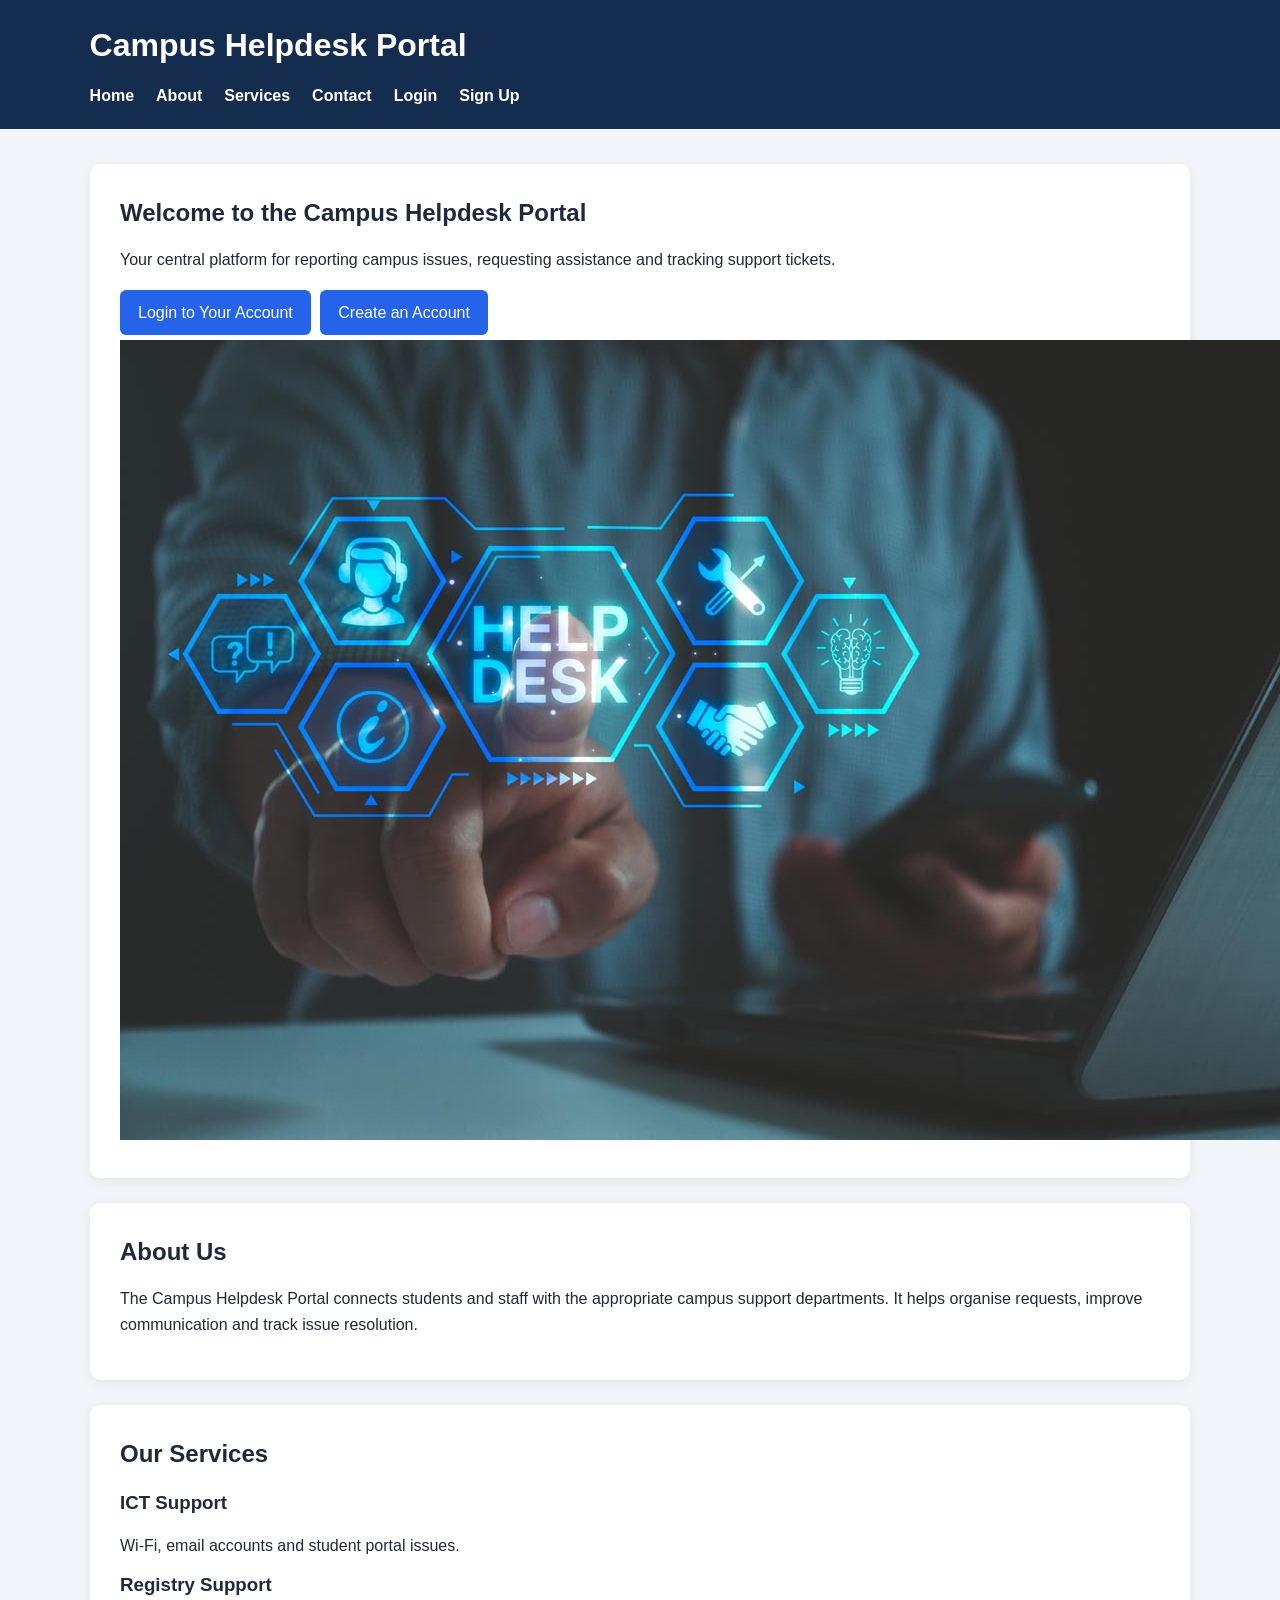
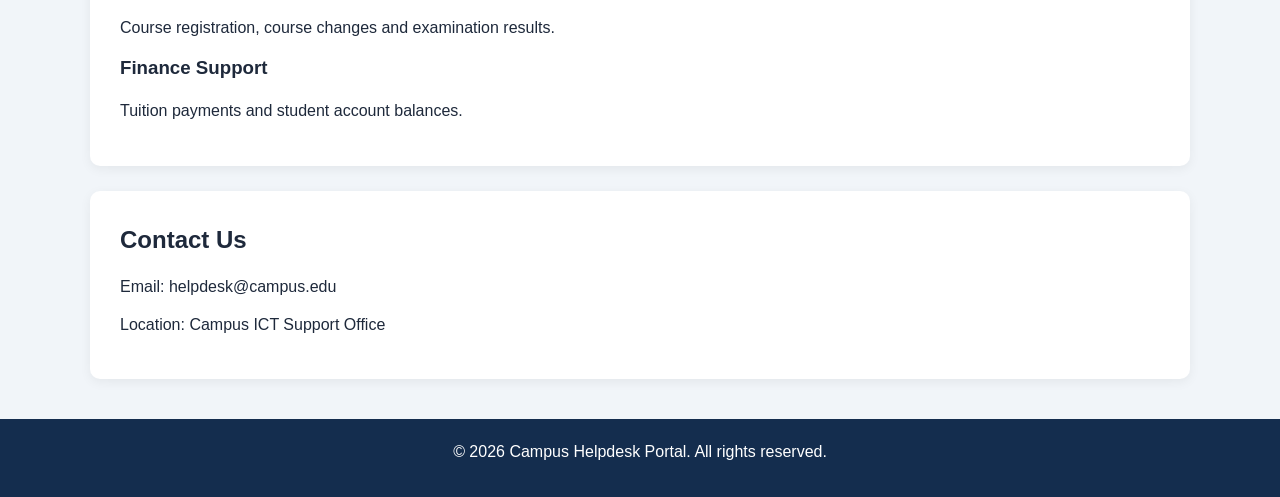
<file: index.html>
<!DOCTYPE html>
<html lang="en">
<head>
    <meta charset="UTF-8">
    <meta name="viewport" content="width=device-width, initial-scale=1.0">
    <title>Campus Helpdesk Portal</title>
    <link rel="stylesheet" href="style.css">
</head>
<body>

    <header>
        <h1>Campus Helpdesk Portal</h1>

        <nav>
            <a href="#home">Home</a>
            <a href="#about">About</a>
            <a href="#services">Services</a>
            <a href="#contact">Contact</a>
            <a href="login.html">Login</a>
            <a href="signup.html">Sign Up</a>
        </nav>
    </header>

    <main>
        <section id="home" class="home-hero">
            <div class="home-hero-copy">
                <h2>Welcome to the Campus Helpdesk Portal</h2>
                <p>
                    Your central platform for reporting campus issues,
                    requesting assistance and tracking support tickets.
                </p>

                <a href="login.html">Login to Your Account</a>
                <a href="signup.html">Create an Account</a>
            </div>
            <img
            
                class="home-hero-image"
                src="What-Is-Help-Desk-Support-Section-Image.jpg"
                alt="Help desk support specialist using digital support tools"
            >
        </section>

        <section id="about">
            <h2>About Us</h2>
            <p>
                The Campus Helpdesk Portal connects students and staff
                with the appropriate campus support departments.
                It helps organise requests, improve communication
                and track issue resolution.
            </p>
        </section>

        <section id="services">
            <h2>Our Services</h2>

            <h3>ICT Support</h3>
            <p>Wi-Fi, email accounts and student portal issues.</p>

            <h3>Registry Support</h3>
            <p>Course registration, course changes and examination results.</p>

            <h3>Finance Support</h3>
            <p>Tuition payments and student account balances.</p>
        </section>

        <section id="contact">
            <h2>Contact Us</h2>
            <p>Email: helpdesk@campus.edu</p>
            <p>Location: Campus ICT Support Office</p>
        </section>
    </main>

    <footer>
        <p>&copy; 2026 Campus Helpdesk Portal. All rights reserved.</p>
    </footer>

</body>
</html>
</file>
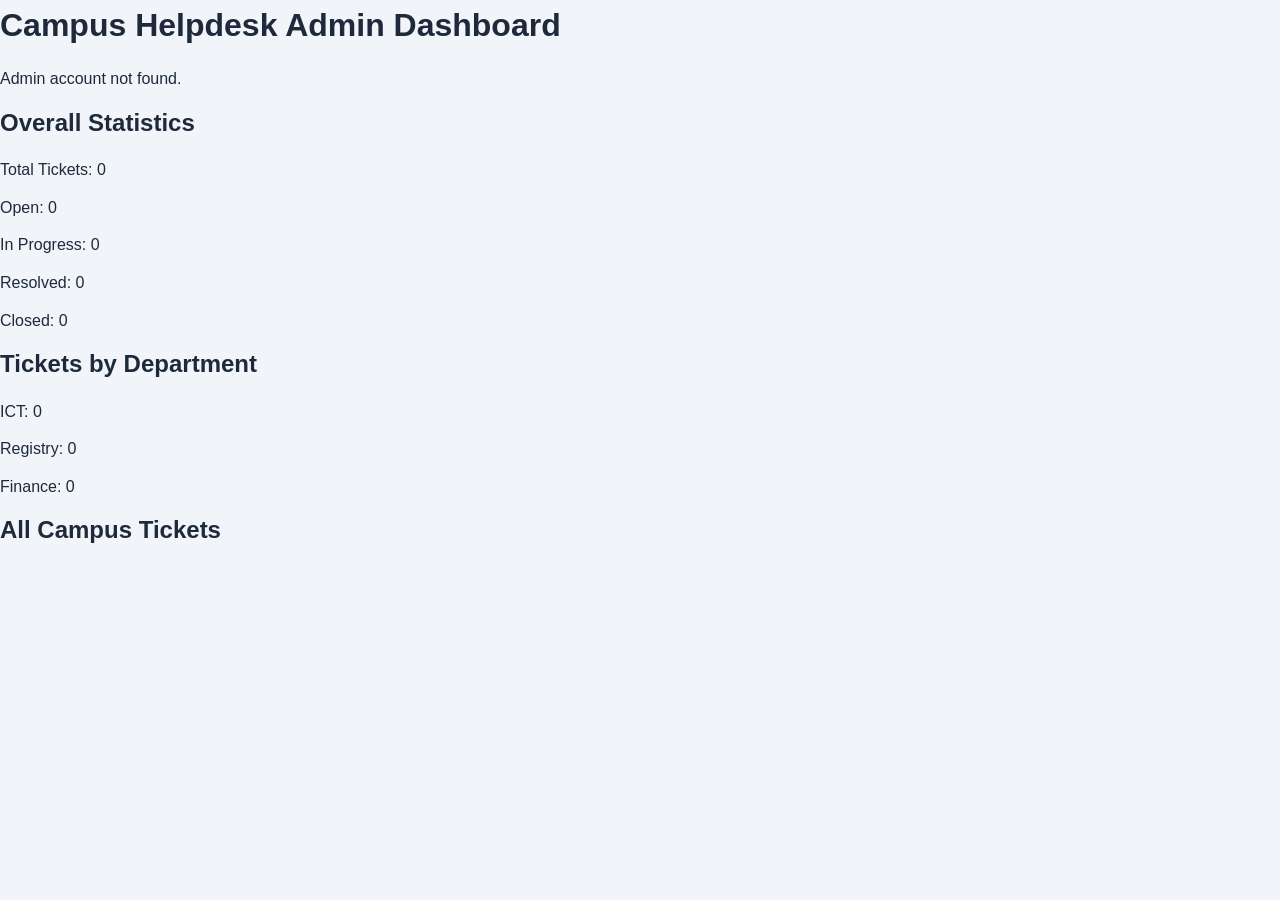
<file: admin.html>
<!DOCTYPE html>
<html lang="en">
<head>
    <meta charset="UTF-8">
    <meta name="viewport" content="width=device-width, initial-scale=1.0">
    <title>Admin Dashboard</title>
    <link rel="stylesheet" href="style.css">
</head>
<body>

    <h1>Campus Helpdesk Admin Dashboard</h1>
    <p id="adminName"></p>

    <h2>Overall Statistics</h2>

    <p>Total Tickets: <span id="adminTotal">0</span></p>
    <p>Open: <span id="adminOpen">0</span></p>
    <p>In Progress: <span id="adminInProgress">0</span></p>
    <p>Resolved: <span id="adminResolved">0</span></p>
    <p>Closed: <span id="adminClosed">0</span></p>

    <h2>Tickets by Department</h2>
    <p>ICT: <span id="adminICT">0</span></p>
    <p>Registry: <span id="adminRegistry">0</span></p>
    <p>Finance: <span id="adminFinance">0</span></p>

    <h2>All Campus Tickets</h2>
    <div id="adminTicketDisplay"></div>

    <script src="ticket-data.js"></script>
    <script src="admin.js"></script>

</body>
</html>
</file>
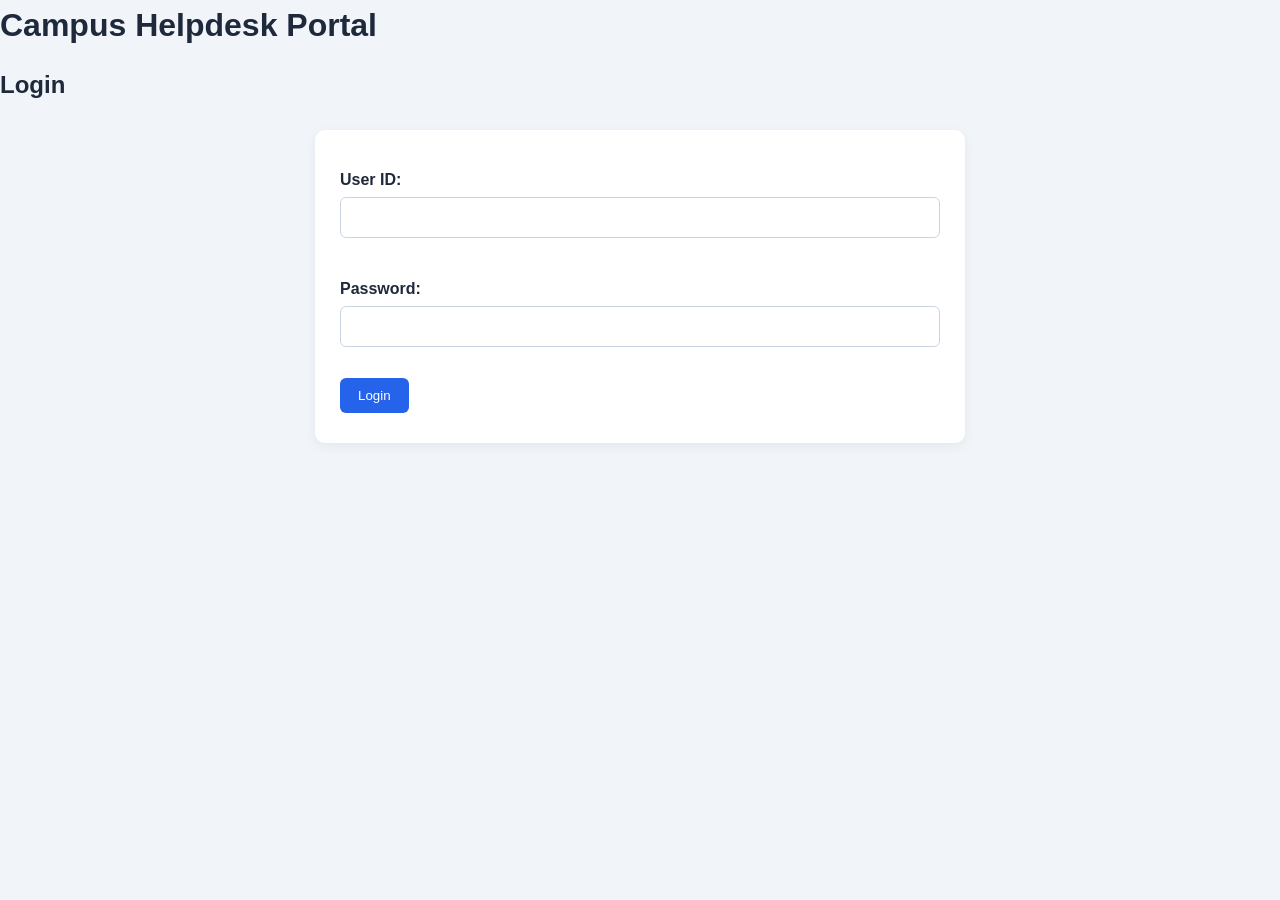
<file: login.html>
<!DOCTYPE html>
<html lang="en">
<head>
    <meta charset="UTF-8">
    <meta name="viewport" content="width=device-width, initial-scale=1.0">
    <title>Campus Helpdesk Login</title>
    <link rel="stylesheet" href="style.css">
</head>
<body>

    <h1>Campus Helpdesk Portal</h1>

    <h2>Login</h2>

    <form id="loginForm">

        <label for="userId">User ID:</label>
        <input type="text" id="userId" required>

        <br><br>

        <label for="password">Password:</label>
        <input type="password" id="password" required>

        <br><br>

        <button type="submit">Login</button>

    </form>

    <script src="login.js"></script>

</body>
</html>
</file>
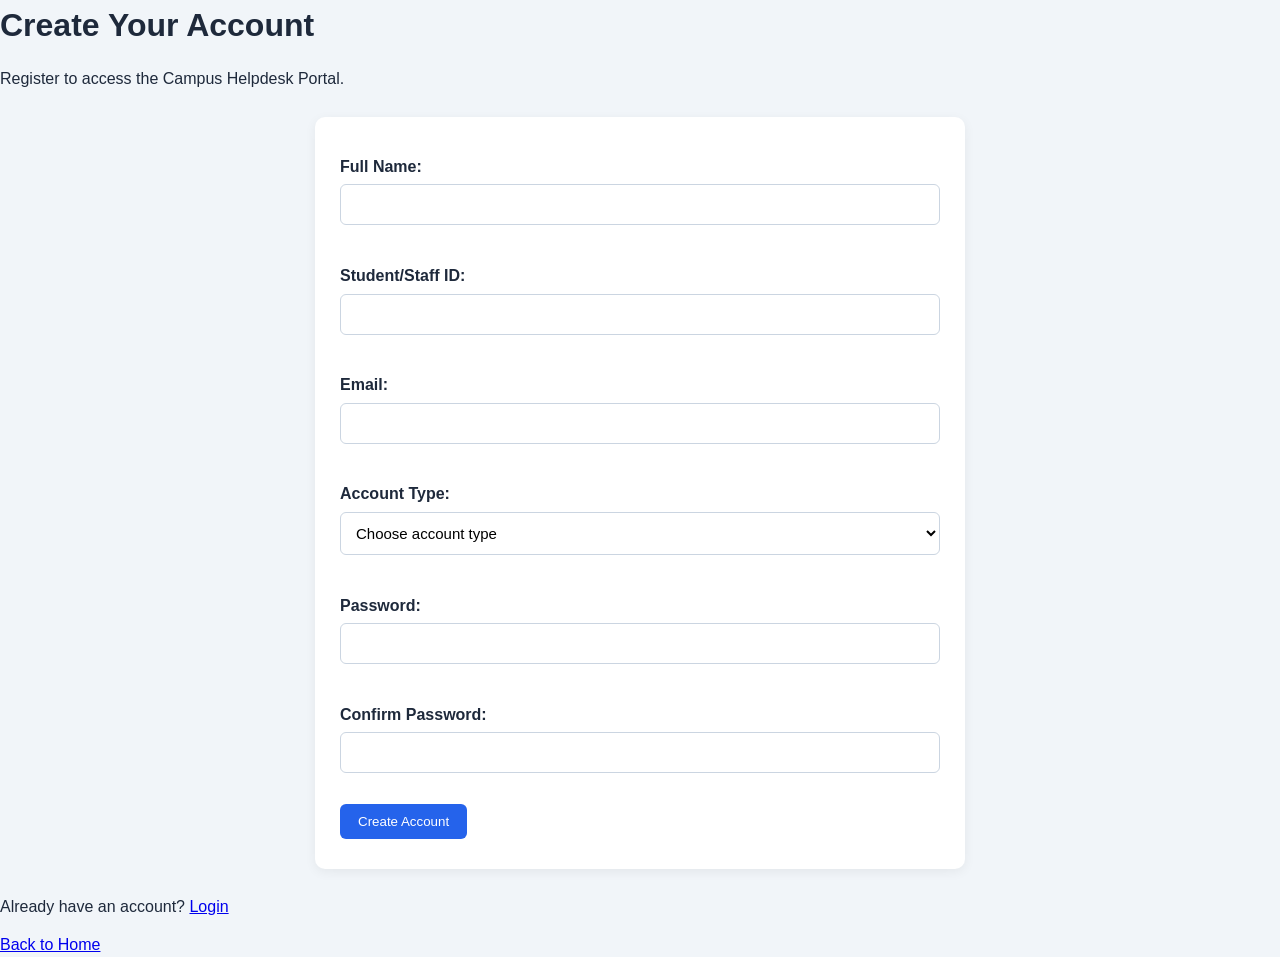
<file: signup.html>
<!DOCTYPE html>
<html lang="en">
<head>
    <meta charset="UTF-8">
    <meta name="viewport" content="width=device-width, initial-scale=1.0">
    <title>Campus Helpdesk Sign Up</title>
    <link rel="stylesheet" href="style.css">
</head>
<body>

    <h1>Create Your Account</h1>
    <p>Register to access the Campus Helpdesk Portal.</p>

    <form id="signupForm">

        <label for="fullName">Full Name:</label>
        <input type="text" id="fullName" required>
        <br><br>

        <label for="userId">Student/Staff ID:</label>
        <input type="text" id="userId" required>
        <br><br>

        <label for="email">Email:</label>
        <input type="email" id="email" required>
        <br><br>

        <label for="userType">Account Type:</label>
        <select id="userType" required>
            <option value="">Choose account type</option>
            <option value="Student">Student</option>
            <option value="Staff">Staff</option>
        </select>
        <br><br>

        <label for="password">Password:</label>
        <input type="password" id="password" minlength="6" required>
        <br><br>

        <label for="confirmPassword">Confirm Password:</label>
        <input type="password" id="confirmPassword" required>
        <br><br>

        <button type="submit">Create Account</button>
    </form>

    <p id="signupMessage"></p>

    <p>Already have an account? <a href="login.html">Login</a></p>
    <a href="index.html">Back to Home</a>

    <script src="signup.js"></script>
</body>
</html>
</file>
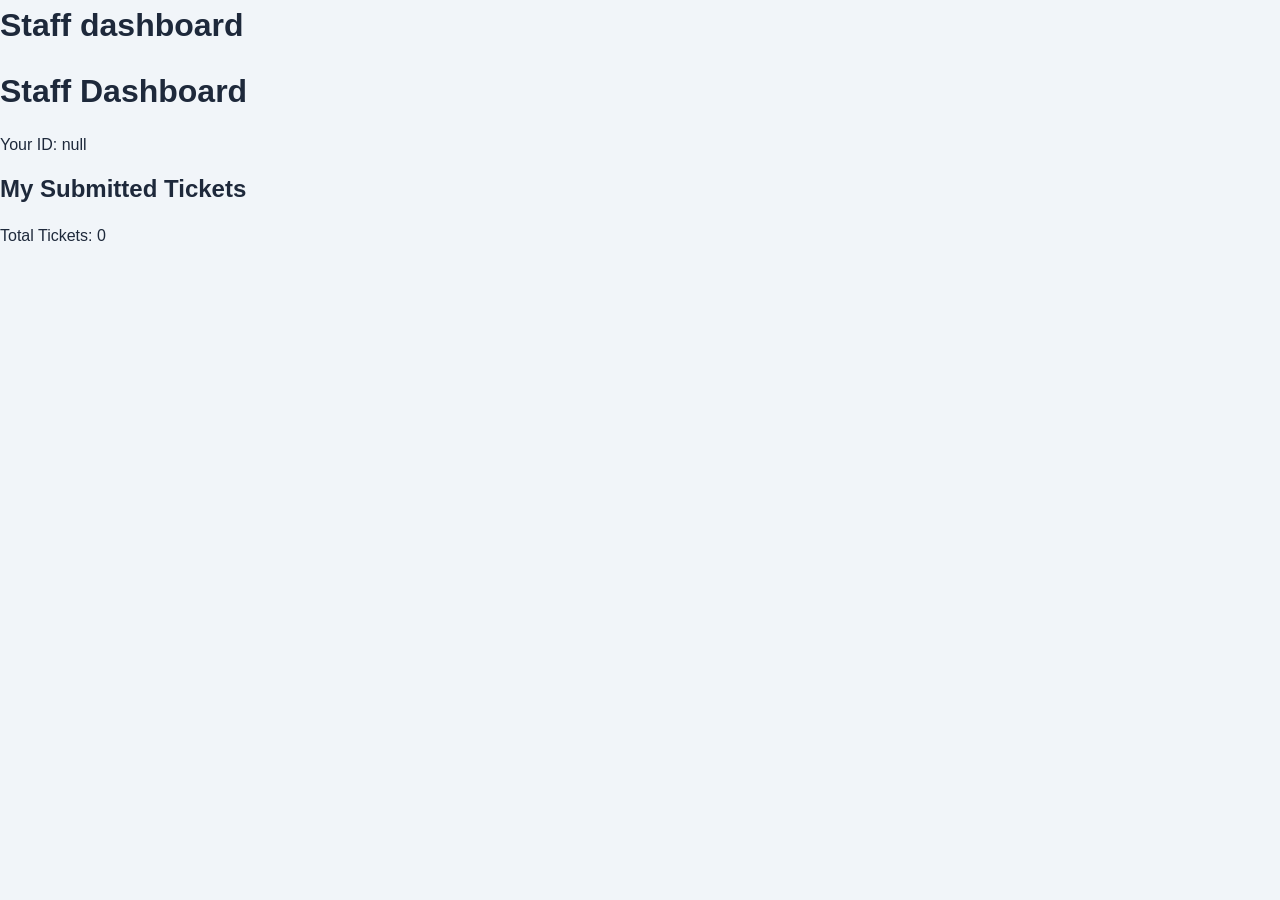
<file: staff.html>
<!DOCTYPE html>
<html lang="en">
<head>
    <meta charset="UTF-8">
    <meta name="viewport" content="width=device-width, initial-scale=1.0">
    <title>STAFF DASHBOARD</title>
    <link rel="stylesheet" href="style.css">
</head>
<body>
    <h1>Staff dashboard</h1>
    <h1>Staff Dashboard</h1>
    <p id="staffId"></p>

<h2>My Submitted Tickets</h2>
<p>Total Tickets: <span id="staffTicketCount">0</span></p>

<div id="staffTicketDisplay"></div>
<script src="ticket-data.js"></script>
<script src="staff.js"></script>
</body>
</html>
</file>
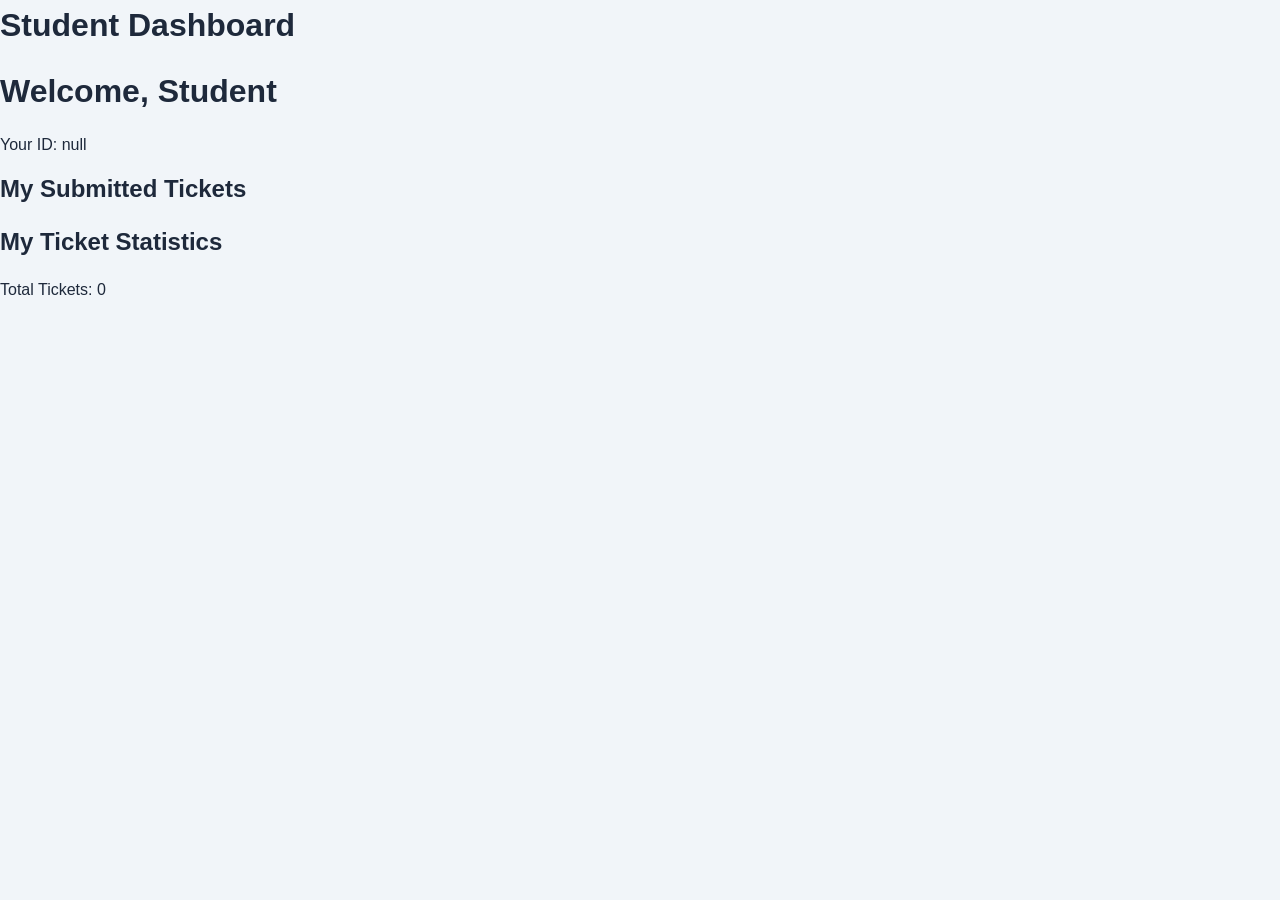
<file: student.html>
<!DOCTYPE html>
<html lang="en">
<head>
    <meta charset="UTF-8">
    <meta name="viewport" content="width=device-width, initial-scale=1.0">
    <title>STUDENT DASHBOARD</title>
    <link rel="stylesheet" href="style.css">
</head>
<body>
    <h1>Student Dashboard</h1>
    <h1>Welcome, Student</h1>
    <p id="studentId"></p>
    <h2>My Submitted Tickets</h2>
    <h2>My Ticket Statistics</h2>
    <p>Total Tickets: <span id="myTicketCount">0</span></p>
    <div id="studentTicketDisplay"></div>
    <script src="ticket-data.js"></script>
    <script src="student.js"></script>
</body>
</html>
</file>
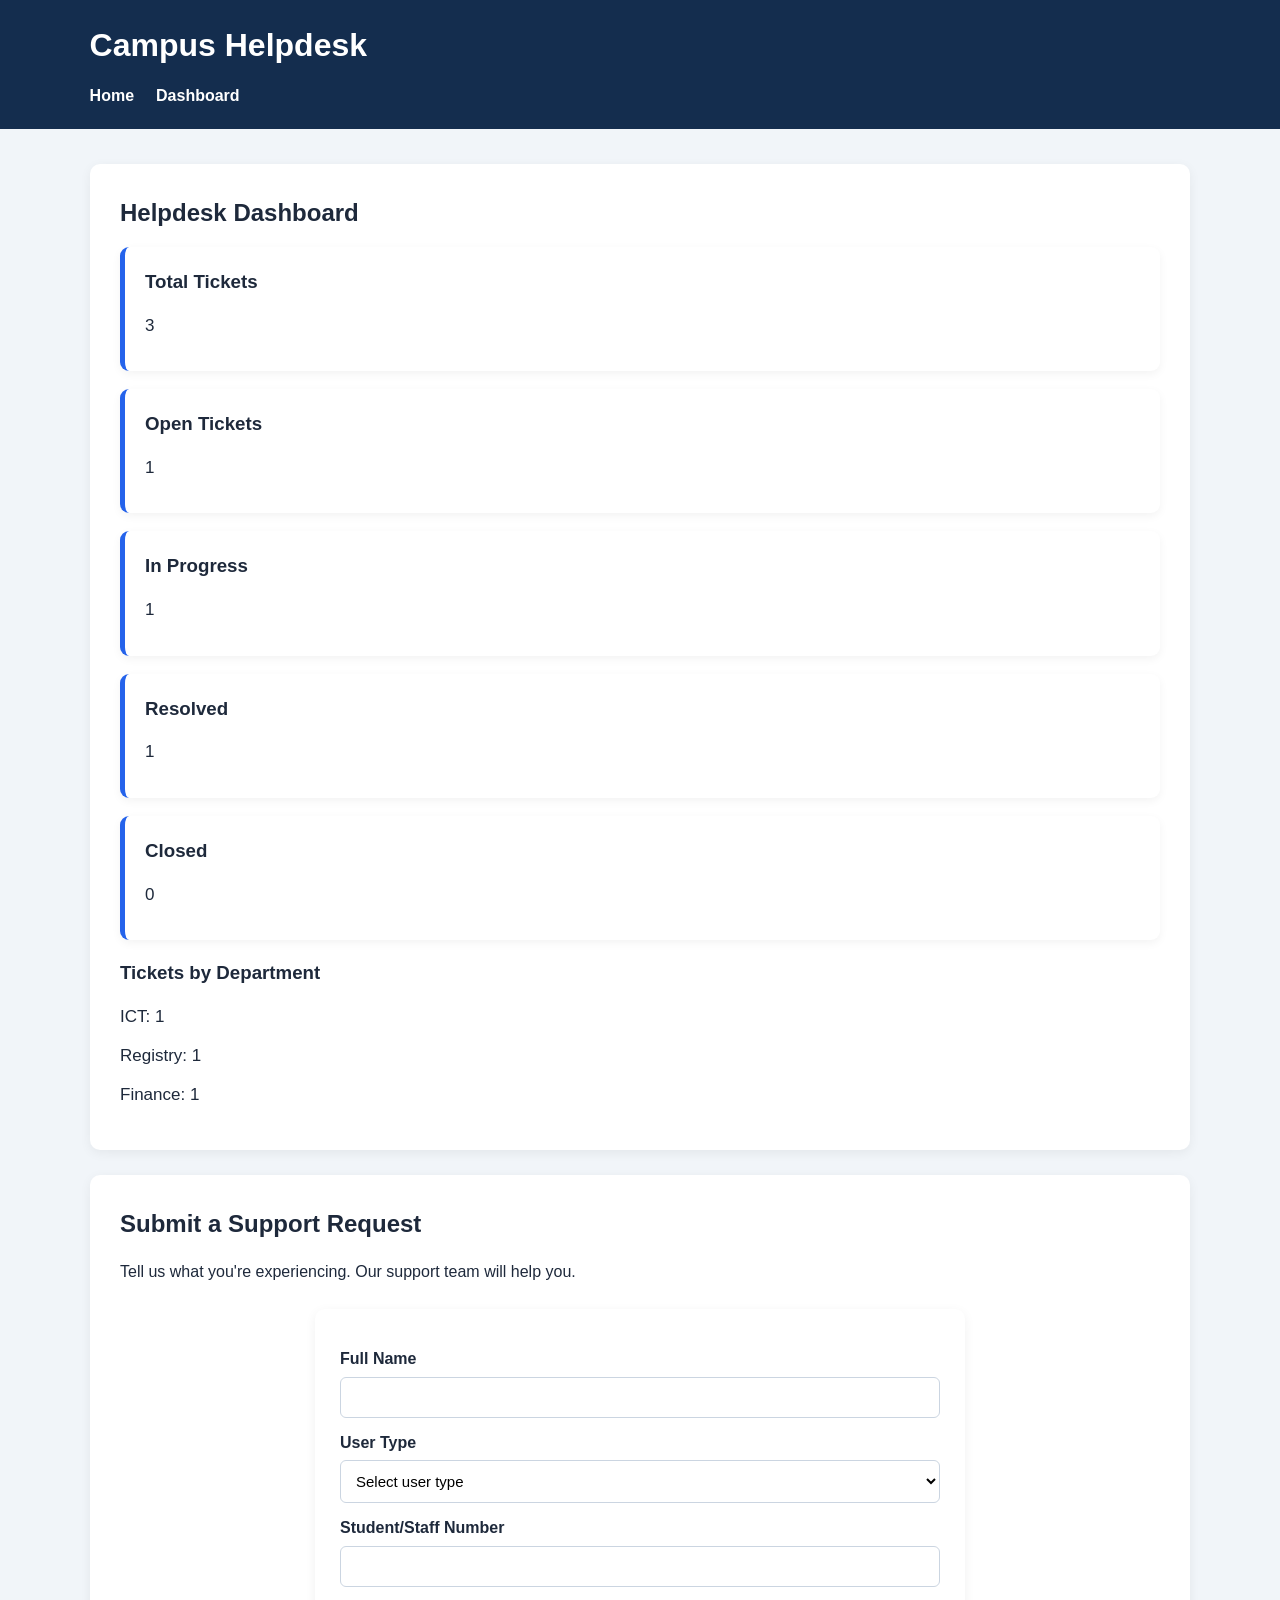
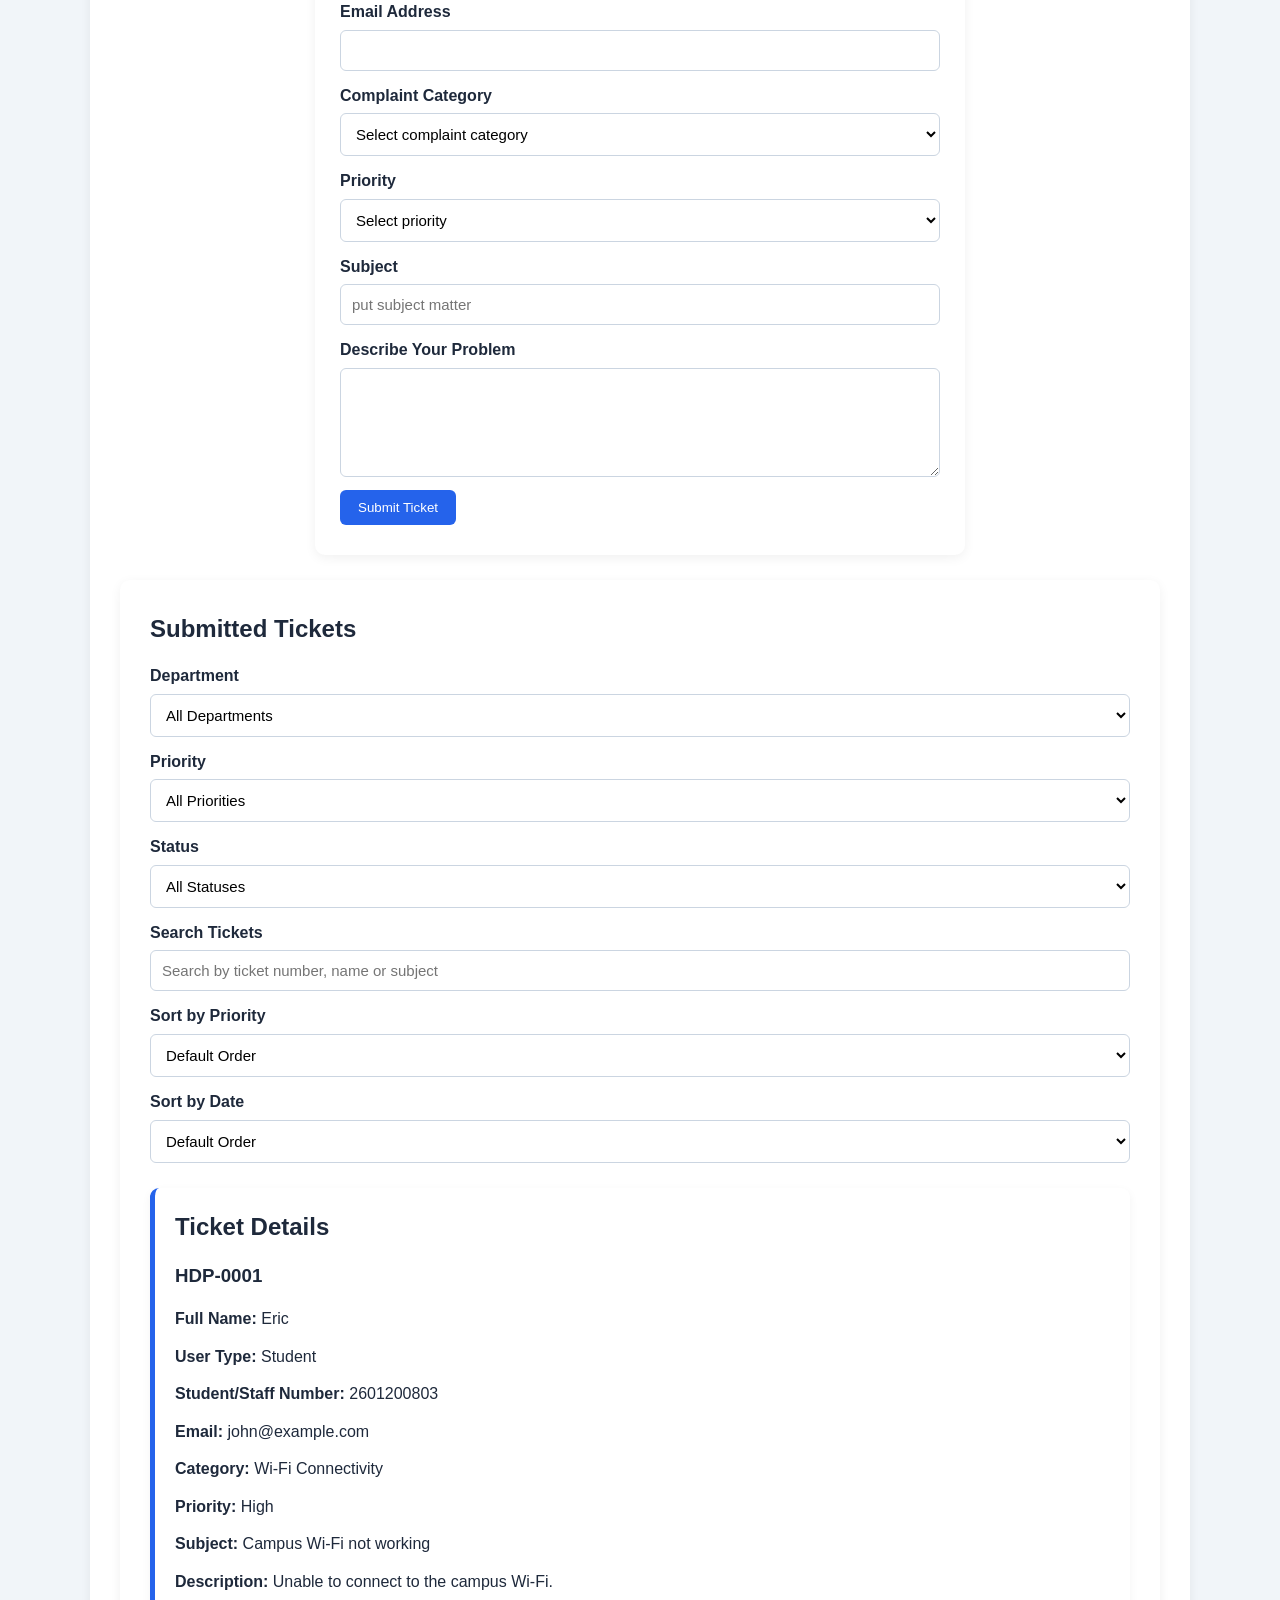
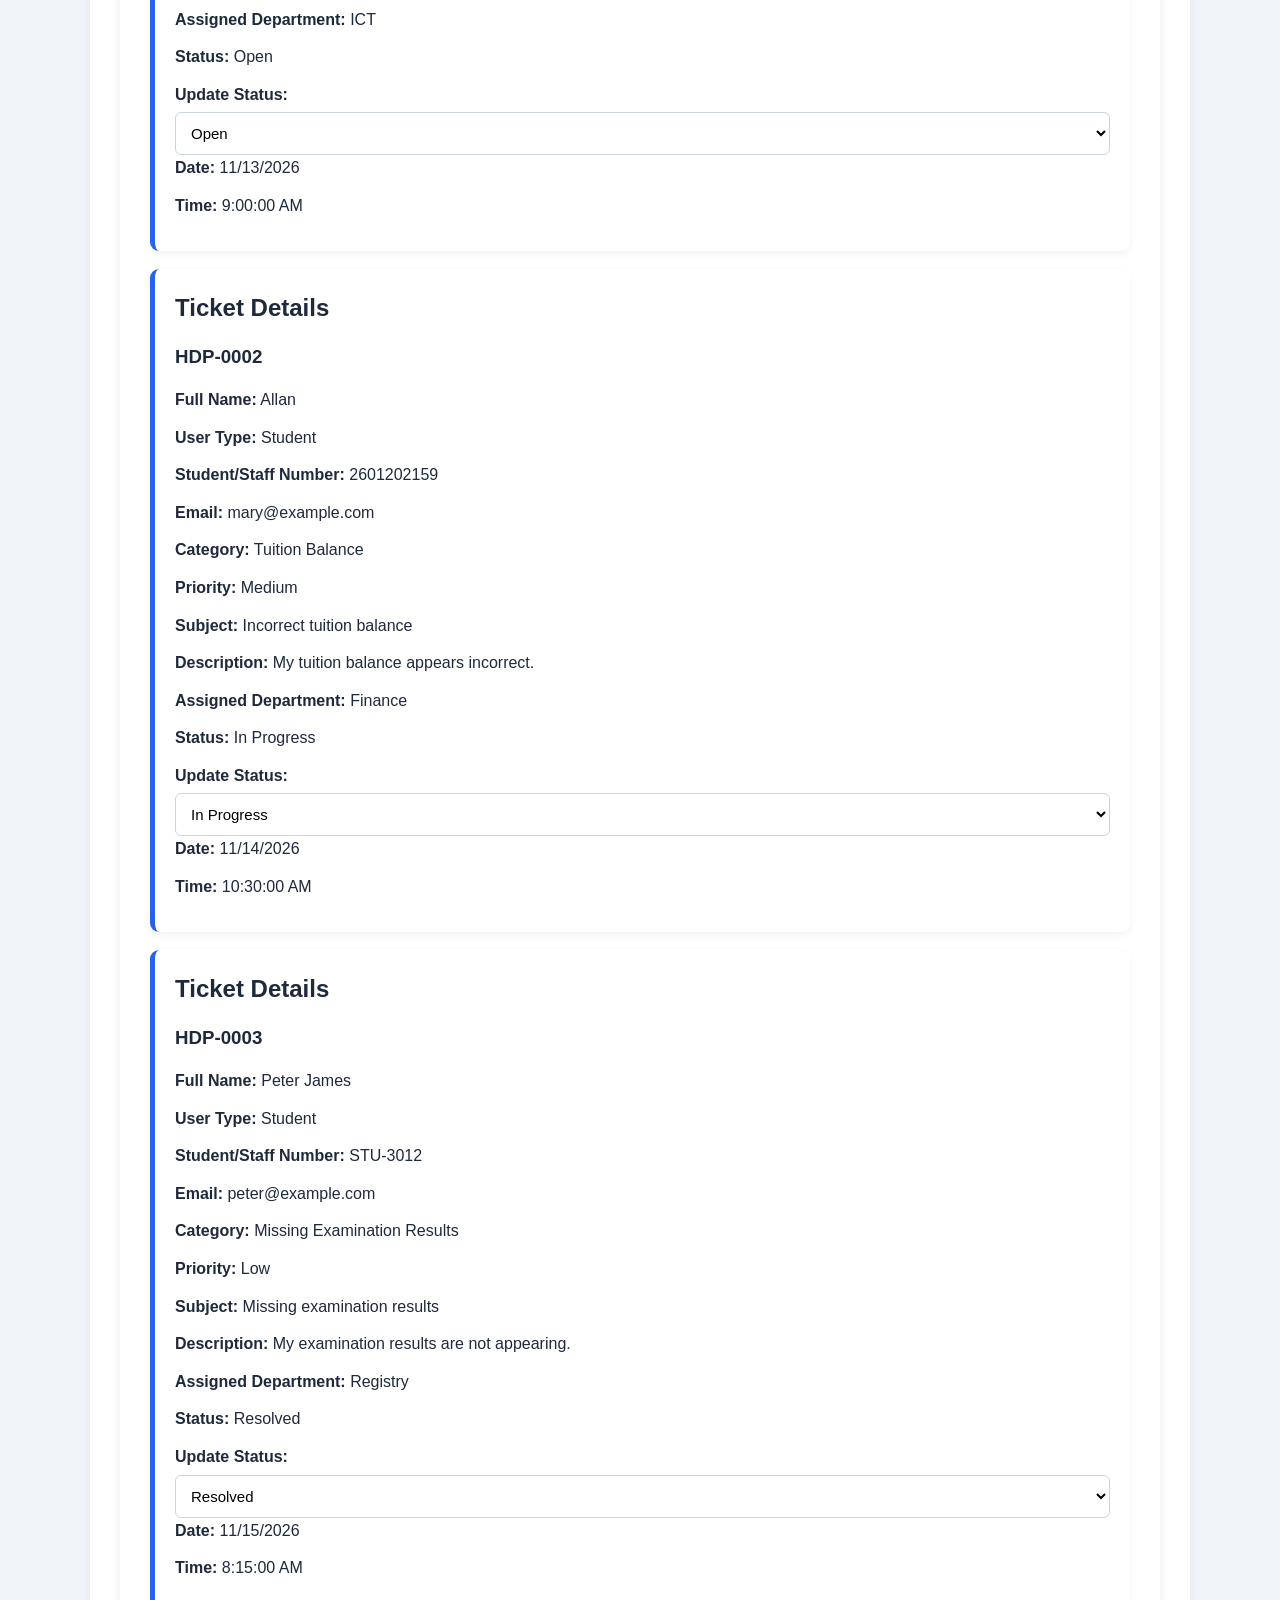
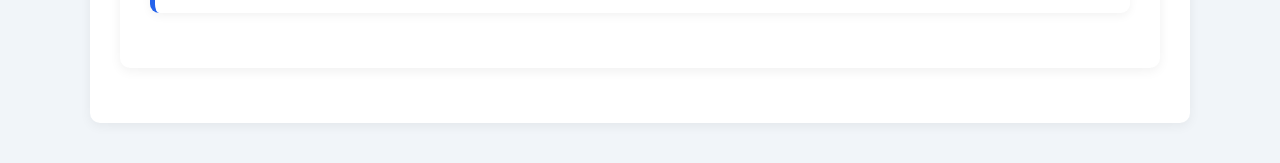
<file: submit-ticket.html>
<!DOCTYPE html>
<html lang="en">

<head>
    <meta charset="UTF-8">
    <meta name="viewport" content="width=device-width, initial-scale=1.0">
    <title>Submit a Ticket | Campus Helpdesk</title>
    <link rel="style.css" href="style.css">
     <script src="ticket-data.js" defer></script>
     <script src="script.js" defer></script>
     <link rel="stylesheet" href="style.css">
</head>

<body>

    <header>
        <h1>Campus Helpdesk</h1>
        <nav>
            <a href="index.html">Home</a>
            <a href="#">Dashboard</a>
        </nav>
    </header>

    <main>
        <section id="dashboard">

    <h2>Helpdesk Dashboard</h2>

    <div>
        <h3>Total Tickets</h3>
        <p id="totalTickets">0</p>
    </div>

    <div>
        <h3>Open Tickets</h3>
        <p id="openTickets">0</p>
    </div>

    <div>
        <h3>In Progress</h3>
        <p id="inProgressTickets">0</p>
    </div>

    <div>
        <h3>Resolved</h3>
        <p id="resolvedTickets">0</p>
    </div>

    <div>
        <h3>Closed</h3>
        <p id="closedTickets">0</p>
    </div>

    <h3>Tickets by Department</h3>

    <p>ICT: <span id="ictTickets">0</span></p>

    <p>Registry: <span id="registryTickets">0</span></p>

    <p>Finance: <span id="financeTickets">0</span></p>

</section>

        <section class="ticket-form-section">

            <div class="form-heading">
                <h1>Submit a Support Request</h1>
                <p>
                    Tell us what you're experiencing.
                    Our support team will help you.
                </p>
            </div>

            <form id="ticketForm">

                <div>
                    <label for="fullName">Full Name</label>
                    <input type="text" id="fullName" required>
                </div>

                <div>
                    <label for="userType">User Type</label>
                    <select id="userType" required>
                        <option value="">Select user type</option>
                        <option value="Student">Student</option>
                        <option value="Staff">Staff</option>
                    </select>
                </div>

                <div>
                    <label for="userId">Student/Staff Number</label>
                    <input type="text" id="userId" required>
                </div>

                <div>
                    <label for="email">Email Address</label>
                    <input type="email" id="email">
                </div>

                <div>
                    <label for="category">Complaint Category</label>

                    <select id="category" required>
                        <option value="">Select complaint category</option>

                        <option value="Wi-Fi Connectivity">
                            Wi-Fi Connectivity
                        </option>

                        <option value="Email Account Issue">
                            Email Account Issue
                        </option>

                        <option value="Forgotten Portal Password">
                            Forgotten Portal Password
                        </option>

                        <option value="Portal Login Problem">
                            Portal Login Problem
                        </option>

                        <option value="Course Registration">
                            Course Registration
                        </option>

                        <option value="Course Change">
                            Course Change
                        </option>

                        <option value="Missing Examination Results">
                            Missing Examination Results
                        </option>

                        <option value="Registration Status">
                            Registration Status
                        </option>

                        <option value="Tuition Payment">
                            Tuition Payment
                        </option>

                        <option value="Tuition Balance">
                            Tuition Balance
                        </option>
                    </select>
                </div>

                <div>
                    <label for="priority">Priority</label>

                    <select id="priority" required>
                        <option value="">Select priority</option>
                        <option value="Low">Low</option>
                        <option value="Medium">Medium</option>
                        <option value="High">High</option>
                    </select>
                </div>

                <div>
                    <label for="subject">Subject</label>
                    <input type="text" id="subject" required placeholder="put subject matter">
                </div>

                <div>
                    <label for="description">Describe Your Problem</label>
                    <textarea id="description" rows="5" required></textarea>
                </div>

                <button type="submit">Submit Ticket</button>

            </form>
<section>
    <h2>Submitted Tickets</h2>

    <div class="ticket-filters">

        <div>
            <label for="departmentFilter">Department</label>
            <select id="departmentFilter">
                <option value="all">All Departments</option>
                <option value="ICT">ICT</option>
                <option value="Registry">Registry</option>
                <option value="Finance">Finance</option>
            </select>
        </div>

        <div>
            <label for="priorityFilter">Priority</label>
            <select id="priorityFilter">
                <option value="all">All Priorities</option>
                <option value="High">High</option>
                <option value="Medium">Medium</option>
                <option value="Low">Low</option>
            </select>
        </div>

        <div>
            <label for="statusFilter">Status</label>
            <select id="statusFilter">
                <option value="all">All Statuses</option>
                <option value="Open">Open</option>
                <option value="In Progress">In Progress</option>
                <option value="Resolved">Resolved</option>
                <option value="Closed">Closed</option>
            </select>
        </div>

    </div>
   <div>
    <label for="ticketSearch">Search Tickets</label>
    <input
        type="text"
        id="ticketSearch"
        placeholder="Search by ticket number, name or subject"
    >
</div>
<div>
    <label for="prioritySort">Sort by Priority</label>

    <select id="prioritySort">
        <option value="none">Default Order</option>
        <option value="highToLow">High to Low</option>
        <option value="lowToHigh">Low to High</option>
    </select>
</div>
<div>
    <label for="dateSort">Sort by Date</label>
    <select id="dateSort">
        <option value="none">Default Order</option>
        <option value="newest">Newest to Oldest</option>
        <option value="oldest">Oldest to Newest</option>
    </select>
</div>
    <div id="ticketDisplay"></div>
 
</section>
        </section>

    </main>
   
</body>
</html>
</file>
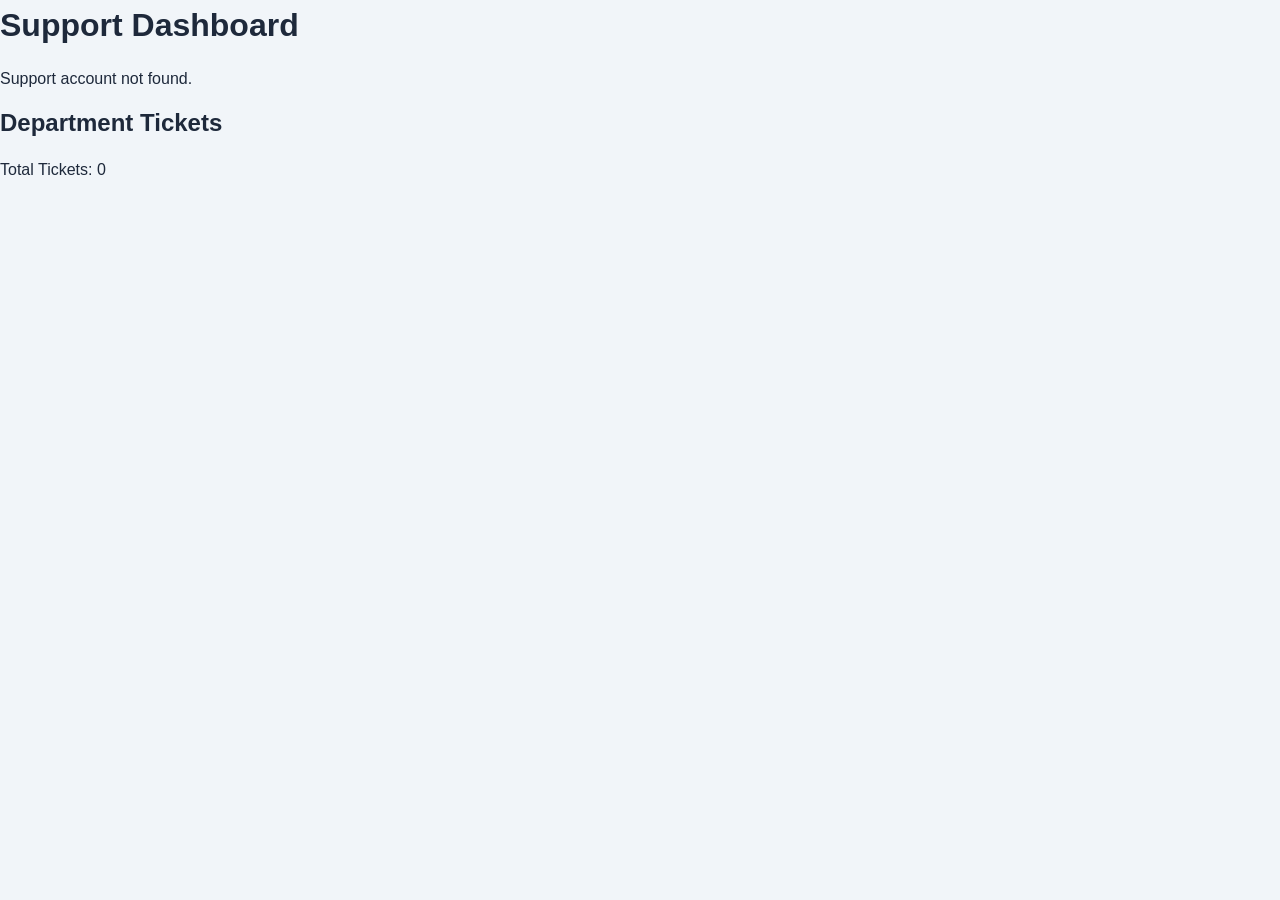
<file: support.html>
<!DOCTYPE html>
<html lang="en">
<head>
    <meta charset="UTF-8">
    <meta name="viewport" content="width=device-width, initial-scale=1.0">
    <title>SUPPORT DASHBOARD</title>
    <link rel="stylesheet" href="style.css">
</head>
<body class="support-dashboard">
    <h1>Support Dashboard</h1>
    <p id="supportName"></p>
    <p id="supportDepartment"></p>

    <h2>Department Tickets</h2>

    <p>Total Tickets: <span id="supportTicketCount">0</span></p>

    <div id="supportTicketDisplay"></div>

    <script src="ticket-data.js"></script>
    <script src="support.js"></script>
</body>
</html>
</file>
<file: style.css>
/* GENERAL RESET */
* {
    margin: 0;
    padding: 0;
    box-sizing: border-box;
    
}

body {
    font-family: Arial, sans-serif;
    background: #F1F5F9;
    color: #1E293B;
    line-height: 1.6;
}

/* HEADER AND NAVIGATION */
header {
    background: #142D4E;
    color: white;
    padding: 20px 7%;
}

header h1 {
    margin-bottom: 12px;
}

nav {
    display: flex;
    flex-wrap: wrap;
    gap: 22px;
}

nav a {
    color: white;
    text-decoration: none;
    font-weight: bold;
}

nav a:hover {
    color: #93C5FD;
}

/* MAIN CONTENT */
main {
    width: 90%;
    max-width: 1100px;
    margin: 35px auto;
}

section {
    background: white;
    padding: 30px;
    margin-bottom: 25px;
    border-radius: 10px;
    box-shadow: 0 3px 12px rgba(0, 0, 0, 0.06);
}

h1, h2, h3 {
    margin-bottom: 15px;
}

p {
    margin-bottom: 12px;
}

/* BUTTONS AND LINKS */
button,
.button,
main a {
    display: inline-block;
    background: #2563EB;
    color: white;
    padding: 10px 18px;
    border: none;
    border-radius: 6px;
    text-decoration: none;
    cursor: pointer;
    margin: 5px 5px 5px 0;
}

button:hover,
.button:hover,
main a:hover {
    background: #1D4ED8;
}

/* FORMS */
form {
    background: white;
    padding: 25px;
    border-radius: 10px;
    max-width: 650px;
    margin: 25px auto;
    box-shadow: 0 3px 12px rgba(0, 0, 0, 0.06);
}

label {
    display: block;
    font-weight: bold;
    margin: 12px 0 5px;
}

input,
select,
textarea {
    width: 100%;
    padding: 11px;
    border: 1px solid #CBD5E1;
    border-radius: 6px;
    font-size: 15px;
    background: white;
}

input:focus,
select:focus,
textarea:focus {
    outline: 2px solid #93C5FD;
    border-color: #2563EB;
}

/* DASHBOARD CARDS AND TICKETS */
#dashboard,
#adminTicketDisplay,
#staffTicketDisplay,
#supportTicketDisplay,
#studentTicketDisplay,
#ticketDisplay {
    margin: 25px auto;
}

#dashboard > div,
#adminTicketDisplay > div,
#staffTicketDisplay > div,
#supportTicketDisplay > div,
#studentTicketDisplay > div,
#ticketDisplay > div {
    background: white;
    padding: 20px;
    margin-bottom: 18px;
    border-radius: 9px;
    border-left: 5px solid #2563EB;
    box-shadow: 0 3px 10px rgba(0, 0, 0, 0.05);
}

#dashboard p {
    font-size: 17px;
}

/* FOOTER */
footer {
    background: #142D4E;
    color: white;
    text-align: center;
    padding: 20px;
    margin-top: 40px;
}

/* RESPONSIVE DESIGN */
@media (max-width: 600px) {
    header {
        padding: 18px;
    }

    nav {
        gap: 12px;
    }

    main {
        width: 94%;
    }

    section {
        padding: 20px;
    }

    form {
        width: 94%;
        padding: 18px;
    }
}
</file>
